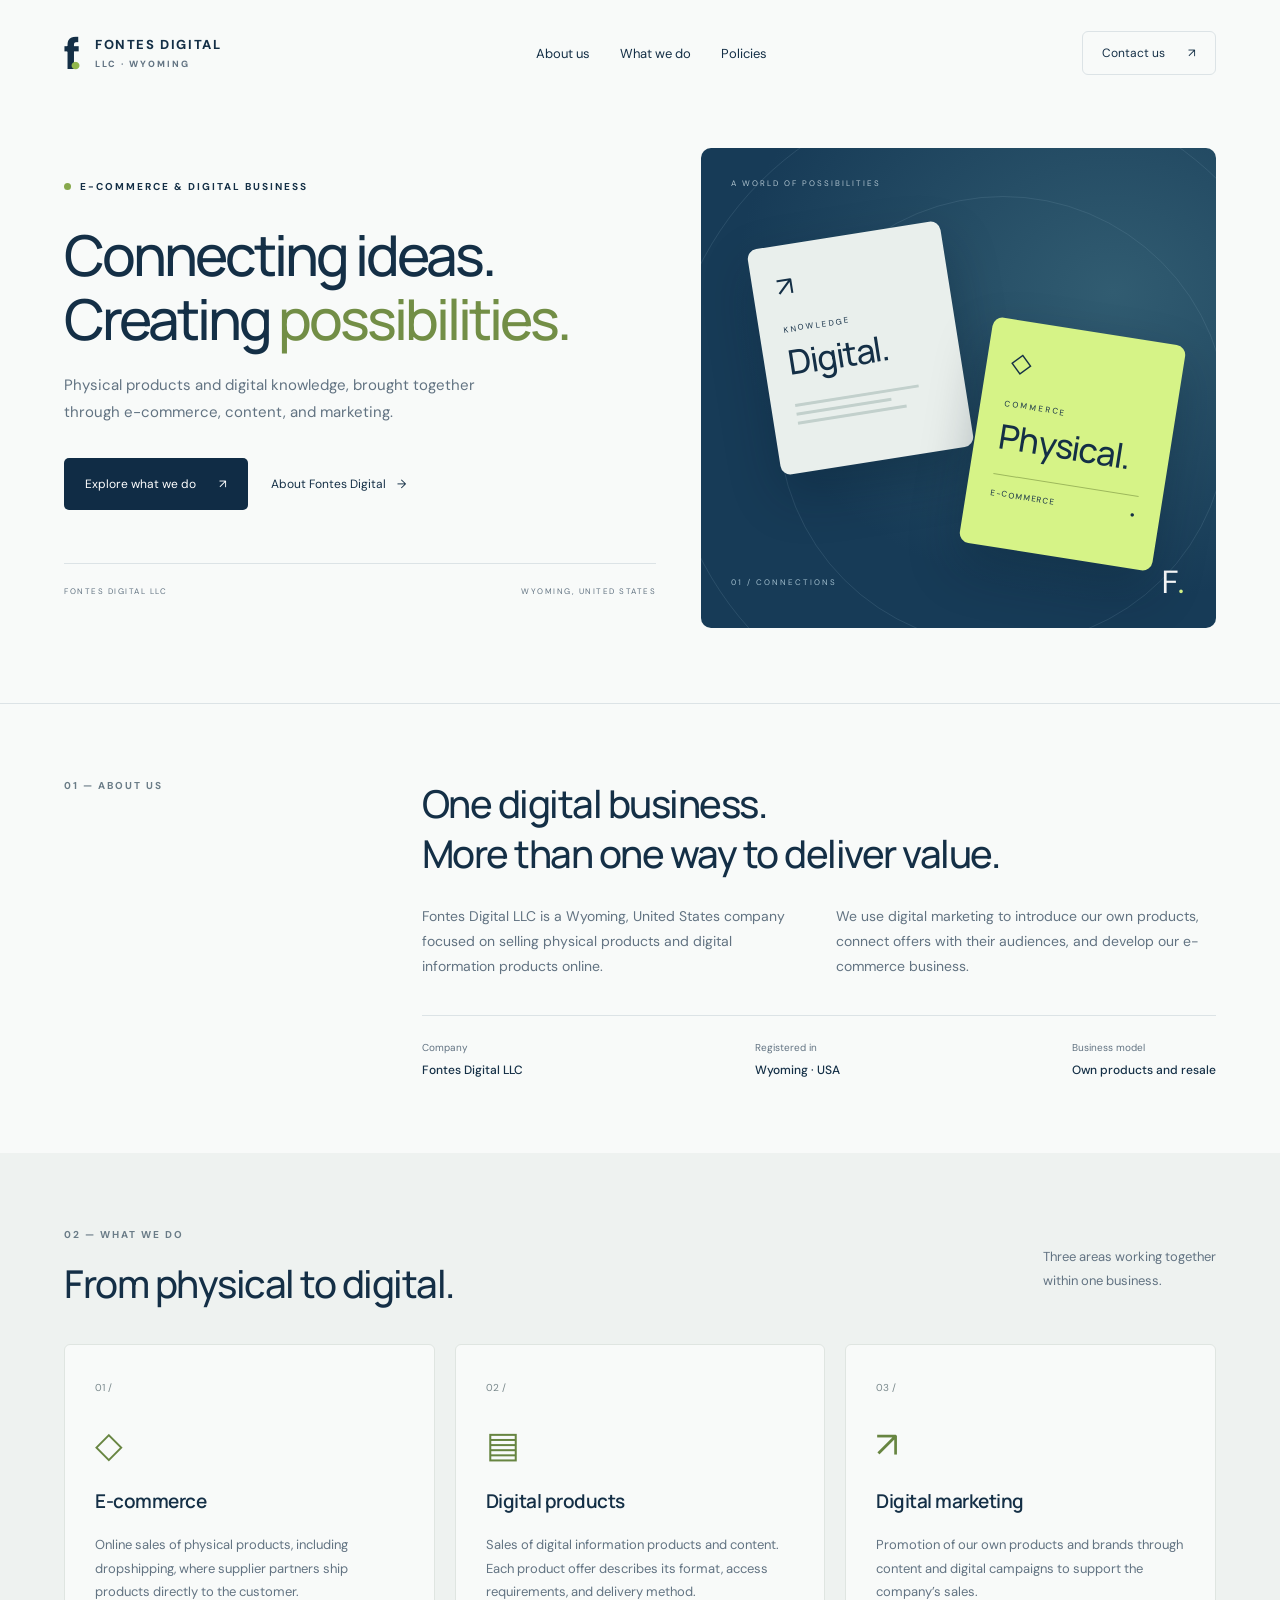
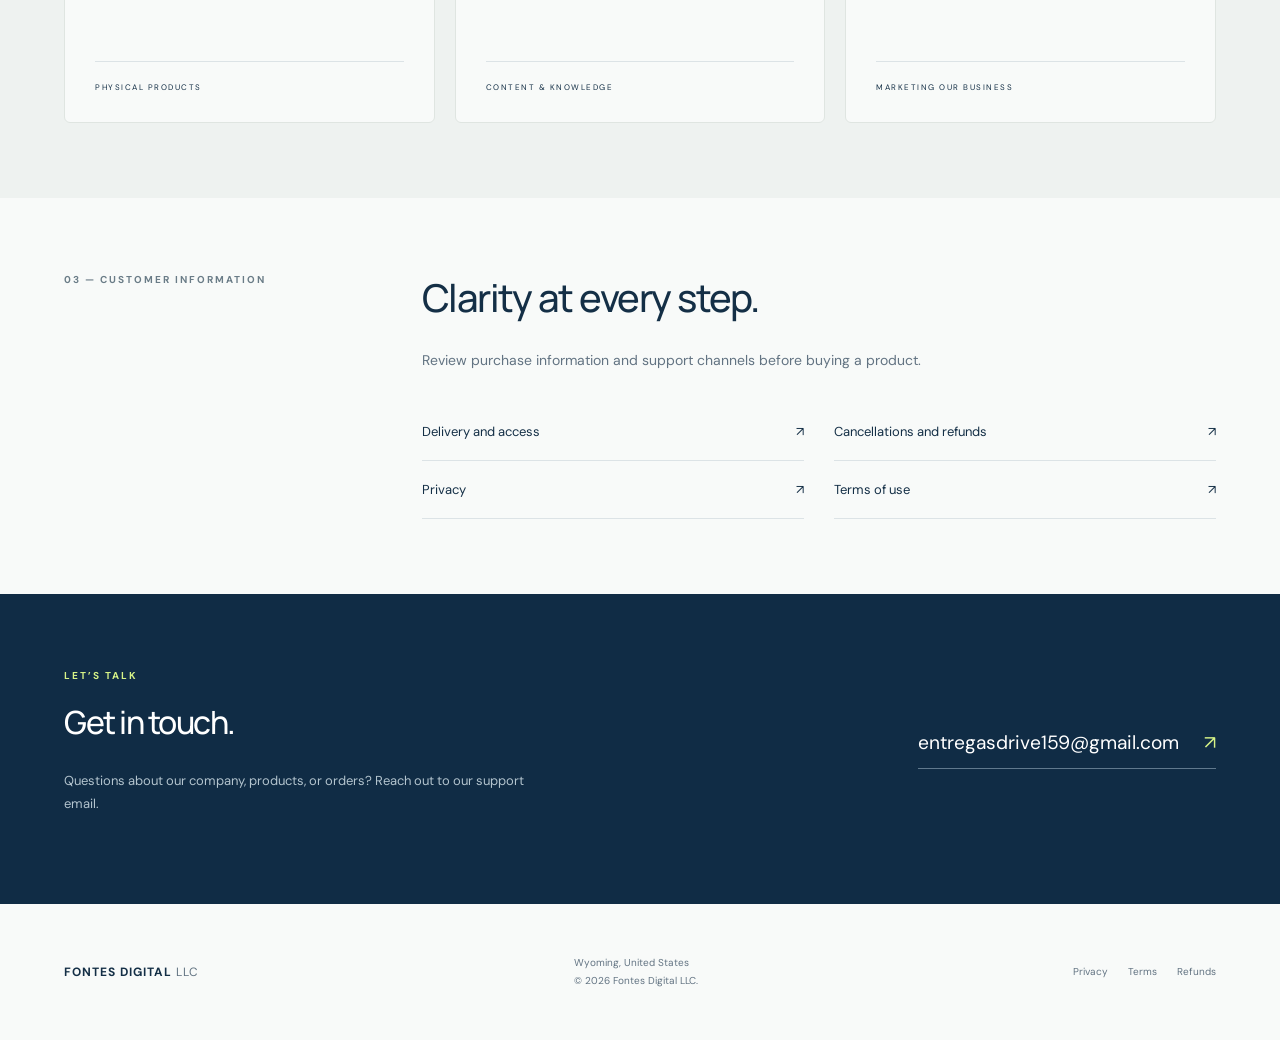
<file: index.html>
<!doctype html>
<html lang="en">
<head>
<meta charset="utf-8"><meta name="viewport" content="width=device-width,initial-scale=1">
<title>Fontes Digital LLC — E-commerce & Digital Products</title>
<meta name="description" content="Meet Fontes Digital LLC, a Wyoming company focused on e-commerce, physical and digital products, and marketing its own brands.">
<link rel="stylesheet" href="style.css">
</head>
<body>
<header><a class="brand" href="index.html" aria-label="Fontes Digital LLC — Home"><span class="monogram">f<span>.</span></span><span>FONTES DIGITAL<small>LLC · WYOMING</small></span></a><nav aria-label="Main navigation"><a href="#empresa">About us</a><a href="#atividades">What we do</a><a href="politicas.html">Policies</a></nav><a class="contact-link" href="mailto:entregasdrive159@gmail.com">Contact us <span>↗</span></a></header>
<main>
<section class="hero"><div class="hero-copy"><div class="eyebrow"><i></i> E-COMMERCE & DIGITAL BUSINESS</div><h1>Connecting ideas.<br>Creating <em>possibilities.</em></h1><p>Physical products and digital knowledge, brought together through e-commerce, content, and marketing.</p><div class="actions"><a class="button" href="#atividades">Explore what we do <span>↗</span></a><a class="text-link" href="#empresa">About Fontes Digital <span>→</span></a></div><div class="hero-foot"><span>FONTES DIGITAL LLC</span><span>WYOMING, UNITED STATES</span></div></div><div class="art" aria-label="Abstract illustration connecting physical and digital commerce" role="img"><div class="orbit orbit-one"></div><div class="orbit orbit-two"></div><div class="art-label">A WORLD OF POSSIBILITIES</div><div class="tile tile-digital"><span class="tile-icon">↗</span><small>KNOWLEDGE</small><strong>Digital.</strong><div class="lines"><b></b><b></b><b></b></div></div><div class="tile tile-physical"><span class="cube">◇</span><small>COMMERCE</small><strong>Physical.</strong><div class="mini-tag">E-COMMERCE <span>●</span></div></div><div class="art-bottom"><span>01 / CONNECTIONS</span><span>F<span class="lime">.</span></span></div></div></section>
<section id="empresa" class="about section"><div class="section-label">01 — ABOUT US</div><div><h2>One digital business.<br>More than one way to deliver value.</h2><div class="about-columns"><p>Fontes Digital LLC is a Wyoming, United States company focused on selling physical products and digital information products online.</p><p>We use digital marketing to introduce our own products, connect offers with their audiences, and develop our e-commerce business.</p></div><div class="fact-row"><span>Company<strong>Fontes Digital LLC</strong></span><span>Registered in<strong>Wyoming · USA</strong></span><span>Business model<strong>Own products and resale</strong></span></div></div></section>
<section id="atividades" class="services section"><div class="section-heading"><div><div class="section-label">02 — WHAT WE DO</div><h2>From physical to digital.</h2></div><p>Three areas working together<br>within one business.</p></div><div class="service-grid"><article><span class="service-number">01 /</span><div class="service-symbol">◇</div><h3>E-commerce</h3><p>Online sales of physical products, including dropshipping, where supplier partners ship products directly to the customer.</p><span class="service-tag">PHYSICAL PRODUCTS</span></article><article><span class="service-number">02 /</span><div class="service-symbol">▤</div><h3>Digital products</h3><p>Sales of digital information products and content. Each product offer describes its format, access requirements, and delivery method.</p><span class="service-tag">CONTENT & KNOWLEDGE</span></article><article><span class="service-number">03 /</span><div class="service-symbol">↗</div><h3>Digital marketing</h3><p>Promotion of our own products and brands through content and digital campaigns to support the company’s sales.</p><span class="service-tag">MARKETING OUR BUSINESS</span></article></div></section>
<section class="transparency section"><div class="section-label">03 — CUSTOMER INFORMATION</div><div><h2>Clarity at every step.</h2><p>Review purchase information and support channels before buying a product.</p><div class="policy-links"><a href="politicas.html#entrega">Delivery and access <span>↗</span></a><a href="politicas.html#reembolso">Cancellations and refunds <span>↗</span></a><a href="politicas.html#privacidade">Privacy <span>↗</span></a><a href="politicas.html#termos">Terms of use <span>↗</span></a></div></div></section>
<section id="contato" class="contact section"><div><div class="section-label">LET’S TALK</div><h2>Get in touch.</h2><p>Questions about our company, products, or orders? Reach out to our support email.</p></div><a href="mailto:entregasdrive159@gmail.com">entregasdrive159@gmail.com <span>↗</span></a></section>
</main><footer><a class="footer-brand" href="index.html">FONTES DIGITAL <span>LLC</span></a><p>Wyoming, United States<br>© <span id="year">2026</span> Fontes Digital LLC.</p><div><a href="politicas.html#privacidade">Privacy</a><a href="politicas.html#termos">Terms</a><a href="politicas.html#reembolso">Refunds</a></div></footer>
<script>document.getElementById('year').textContent=new Date().getFullYear();</script>
</body></html>
</file>
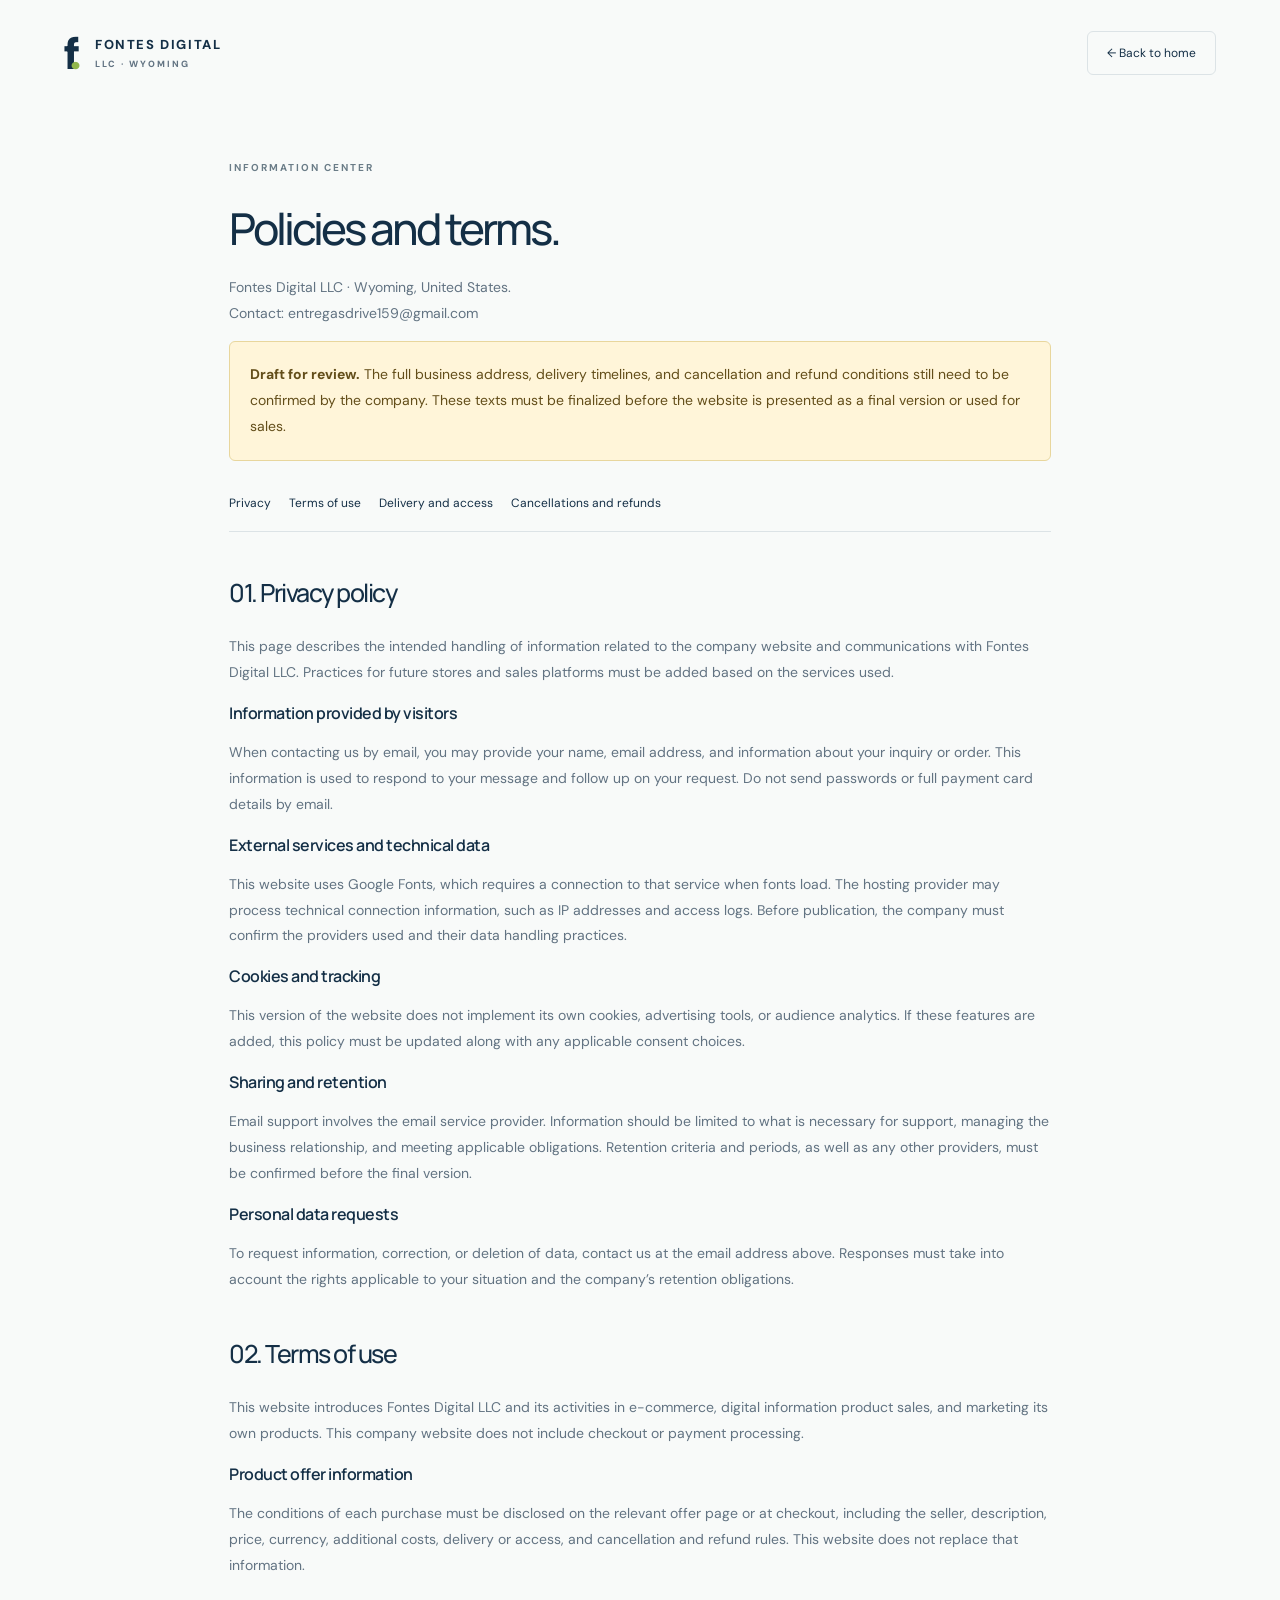
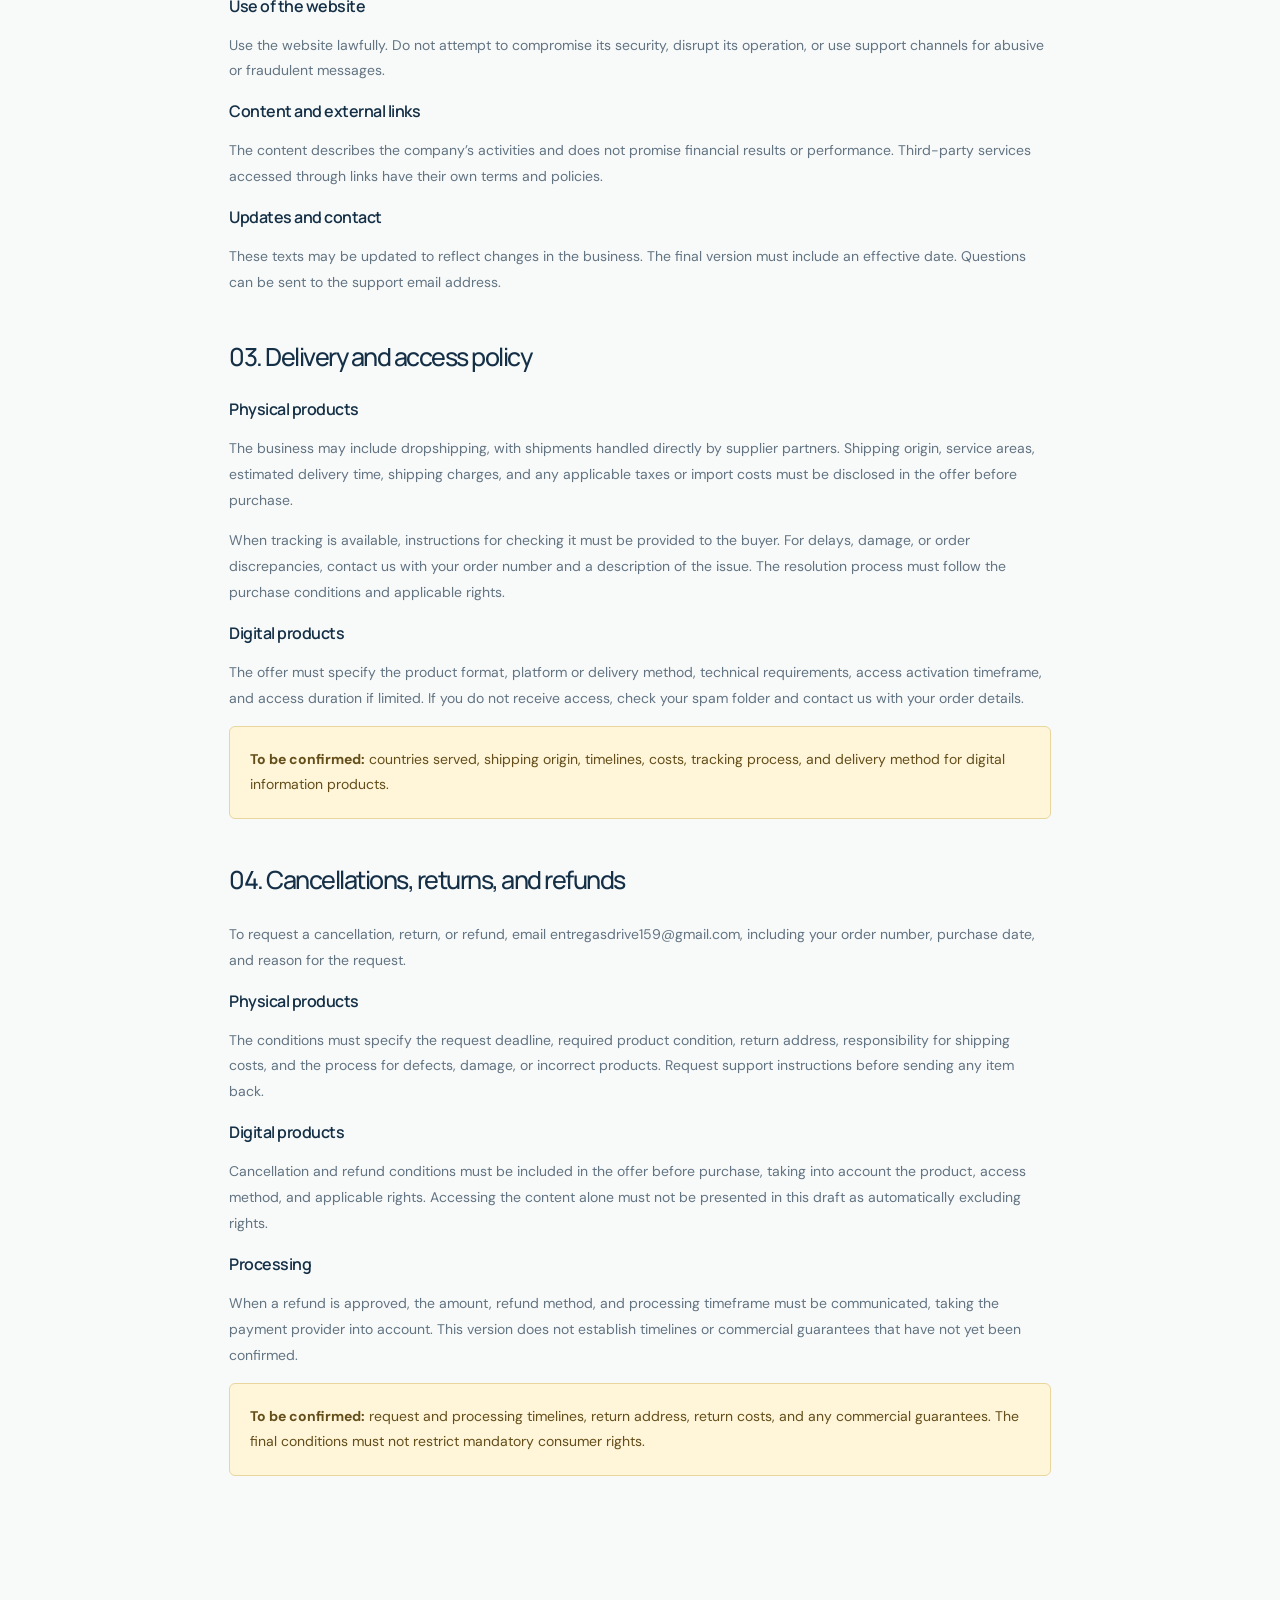
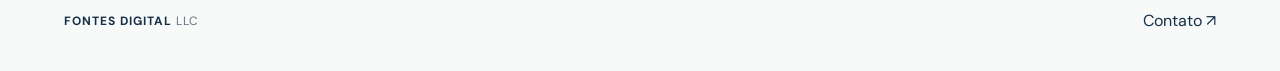
<file: politicas.html>
<!doctype html><html lang="en"><head><meta charset="utf-8"><meta name="viewport" content="width=device-width,initial-scale=1"><meta name="robots" content="noindex"><title>Policies and Terms — Fontes Digital LLC</title><link rel="stylesheet" href="style.css"></head><body><header><a class="brand" href="index.html"><span class="monogram">f<span>.</span></span><span>FONTES DIGITAL<small>LLC · WYOMING</small></span></a><a class="contact-link" href="index.html">← Back to home</a></header><main class="legal"><div class="section-label">INFORMATION CENTER</div><h1>Policies and terms.</h1><p>Fontes Digital LLC · Wyoming, United States.<br>Contact: <a href="mailto:entregasdrive159@gmail.com">entregasdrive159@gmail.com</a></p><p class="notice"><strong>Draft for review.</strong> The full business address, delivery timelines, and cancellation and refund conditions still need to be confirmed by the company. These texts must be finalized before the website is presented as a final version or used for sales.</p><nav class="legal-nav" aria-label="Policy navigation"><a href="#privacidade">Privacy</a><a href="#termos">Terms of use</a><a href="#entrega">Delivery and access</a><a href="#reembolso">Cancellations and refunds</a></nav>
<section id="privacidade"><h2>01. Privacy policy</h2><p>This page describes the intended handling of information related to the company website and communications with Fontes Digital LLC. Practices for future stores and sales platforms must be added based on the services used.</p><h3>Information provided by visitors</h3><p>When contacting us by email, you may provide your name, email address, and information about your inquiry or order. This information is used to respond to your message and follow up on your request. Do not send passwords or full payment card details by email.</p><h3>External services and technical data</h3><p>This website uses Google Fonts, which requires a connection to that service when fonts load. The hosting provider may process technical connection information, such as IP addresses and access logs. Before publication, the company must confirm the providers used and their data handling practices.</p><h3>Cookies and tracking</h3><p>This version of the website does not implement its own cookies, advertising tools, or audience analytics. If these features are added, this policy must be updated along with any applicable consent choices.</p><h3>Sharing and retention</h3><p>Email support involves the email service provider. Information should be limited to what is necessary for support, managing the business relationship, and meeting applicable obligations. Retention criteria and periods, as well as any other providers, must be confirmed before the final version.</p><h3>Personal data requests</h3><p>To request information, correction, or deletion of data, contact us at the email address above. Responses must take into account the rights applicable to your situation and the company’s retention obligations.</p></section>
<section id="termos"><h2>02. Terms of use</h2><p>This website introduces Fontes Digital LLC and its activities in e-commerce, digital information product sales, and marketing its own products. This company website does not include checkout or payment processing.</p><h3>Product offer information</h3><p>The conditions of each purchase must be disclosed on the relevant offer page or at checkout, including the seller, description, price, currency, additional costs, delivery or access, and cancellation and refund rules. This website does not replace that information.</p><h3>Use of the website</h3><p>Use the website lawfully. Do not attempt to compromise its security, disrupt its operation, or use support channels for abusive or fraudulent messages.</p><h3>Content and external links</h3><p>The content describes the company’s activities and does not promise financial results or performance. Third-party services accessed through links have their own terms and policies.</p><h3>Updates and contact</h3><p>These texts may be updated to reflect changes in the business. The final version must include an effective date. Questions can be sent to the support email address.</p></section>
<section id="entrega"><h2>03. Delivery and access policy</h2><h3>Physical products</h3><p>The business may include dropshipping, with shipments handled directly by supplier partners. Shipping origin, service areas, estimated delivery time, shipping charges, and any applicable taxes or import costs must be disclosed in the offer before purchase.</p><p>When tracking is available, instructions for checking it must be provided to the buyer. For delays, damage, or order discrepancies, contact us with your order number and a description of the issue. The resolution process must follow the purchase conditions and applicable rights.</p><h3>Digital products</h3><p>The offer must specify the product format, platform or delivery method, technical requirements, access activation timeframe, and access duration if limited. If you do not receive access, check your spam folder and contact us with your order details.</p><p class="notice"><strong>To be confirmed:</strong> countries served, shipping origin, timelines, costs, tracking process, and delivery method for digital information products.</p></section>
<section id="reembolso"><h2>04. Cancellations, returns, and refunds</h2><p>To request a cancellation, return, or refund, email <a href="mailto:entregasdrive159@gmail.com">entregasdrive159@gmail.com</a>, including your order number, purchase date, and reason for the request.</p><h3>Physical products</h3><p>The conditions must specify the request deadline, required product condition, return address, responsibility for shipping costs, and the process for defects, damage, or incorrect products. Request support instructions before sending any item back.</p><h3>Digital products</h3><p>Cancellation and refund conditions must be included in the offer before purchase, taking into account the product, access method, and applicable rights. Accessing the content alone must not be presented in this draft as automatically excluding rights.</p><h3>Processing</h3><p>When a refund is approved, the amount, refund method, and processing timeframe must be communicated, taking the payment provider into account. This version does not establish timelines or commercial guarantees that have not yet been confirmed.</p><p class="notice"><strong>To be confirmed:</strong> request and processing timelines, return address, return costs, and any commercial guarantees. The final conditions must not restrict mandatory consumer rights.</p></section></main><footer><a class="footer-brand" href="index.html">FONTES DIGITAL <span>LLC</span></a><a href="mailto:entregasdrive159@gmail.com">Contato ↗</a></footer></body></html>
</file>
<file: style.css>
@import url('https://fonts.googleapis.com/css2?family=DM+Sans:wght@400;500;600;700&family=Manrope:wght@400;500;600;700;800&display=swap');
:root{--navy:#102c45;--ink:#142f46;--muted:#627382;--lime:#d6f387;--paper:#f8faf9;--line:#dce3e6}*{box-sizing:border-box}html{scroll-behavior:smooth;scroll-padding-top:30px}body{margin:0;background:var(--paper);color:var(--ink);font-family:'DM Sans',sans-serif}a{color:inherit;text-decoration:none}a:focus-visible{outline:3px solid #71a500;outline-offset:6px}header{max-width:1440px;margin:auto;padding:30px 5%;display:flex;align-items:center;justify-content:space-between;gap:25px}.brand{display:flex;align-items:center;gap:12px;font-size:13px;font-weight:800;letter-spacing:1.6px}.brand small{display:block;font-size:9px;letter-spacing:2px;margin-top:5px;color:var(--muted)}.monogram{font-size:46px;line-height:1;letter-spacing:-8px;padding-right:10px}.monogram span{color:#91b64c}nav{display:flex;gap:30px;font-size:13px}nav a:hover,.text-link:hover{color:#6b8e30}.contact-link{border:1px solid var(--line);padding:13px 19px;border-radius:6px;font-size:12px}.contact-link span{margin-left:20px}.hero{max-width:1440px;margin:auto;padding:42px 5% 75px;display:grid;grid-template-columns:1.15fr 1fr;gap:45px;align-items:center}.eyebrow,.section-label{font-size:10px;font-weight:700;letter-spacing:2px}.eyebrow{display:flex;align-items:center;gap:9px}.eyebrow i{width:7px;height:7px;background:#87a84c;border-radius:50%}h1,h2,h3{font-family:Manrope,sans-serif}h1{font-size:clamp(38px,4.4vw,66px);font-weight:500;line-height:1.12;letter-spacing:-3px;margin:30px 0 22px}h1 em{font-style:normal;color:#728e46}p{line-height:1.8}.hero-copy>p{max-width:430px;font-size:15px;color:var(--muted)}.actions{display:flex;align-items:center;gap:23px;margin-top:32px;font-size:12px}.button{background:var(--navy);color:white;padding:18px 21px;border-radius:5px}.button span{margin-left:20px}.text-link span{margin-left:8px}.hero-foot{border-top:1px solid var(--line);padding-top:22px;margin-top:53px;display:flex;justify-content:space-between;font-size:8px;letter-spacing:1.5px;color:var(--muted)}.art{min-height:480px;background:#173b57;border-radius:10px;position:relative;overflow:hidden;background-image:radial-gradient(ellipse at 80% 30%,#315c71,transparent 65%)}.art-label{position:absolute;top:30px;left:30px;color:#afc3ce;letter-spacing:2px;font-size:8px}.orbit{border:1px solid #799dad33;border-radius:50%;position:absolute;width:450px;height:450px;left:15%;top:10%}.orbit-two{width:650px;height:650px;left:-7%;top:-13%}.tile{width:195px;height:228px;padding:24px;position:absolute;border-radius:10px;box-shadow:0 22px 50px #00162644}.tile small{font-size:8px;letter-spacing:2px;display:block;margin-top:20px}.tile strong{font-family:Manrope,sans-serif;font-size:34px;font-weight:500;letter-spacing:-1px;display:block;margin-top:5px}.tile-digital{left:12%;top:18%;background:#e9efec;transform:rotate(-9deg);z-index:2}.tile-physical{right:9%;top:38%;background:var(--lime);transform:rotate(9deg);z-index:3}.tile-icon,.cube{font-size:27px}.lines{margin-top:19px}.lines b{display:block;height:3px;background:#c2d0cc;margin-top:6px;width:85%}.lines b:nth-child(2){width:65%}.lines b:last-child{width:75%}.mini-tag{border-top:1px solid #9eb95c;padding-top:13px;margin-top:15px;font-size:8px;letter-spacing:1px;display:flex;justify-content:space-between}.art-bottom{position:absolute;bottom:25px;left:30px;right:30px;color:#a0bdcc;display:flex;justify-content:space-between;align-items:center;font-size:8px;letter-spacing:2px}.art-bottom>span:last-child{font-size:32px;color:white}.lime{color:var(--lime)}.section{padding:75px 5%;max-width:1440px;margin:auto}.about,.transparency{display:grid;grid-template-columns:1fr 2.5fr;gap:40px;border-top:1px solid var(--line)}.section-label{color:#6a7c87}h2{font-size:clamp(28px,3vw,40px);line-height:1.3;letter-spacing:-1.5px;font-weight:500;margin:0 0 25px}.about-columns{display:grid;grid-template-columns:1fr 1fr;gap:35px}.about-columns p{font-size:14px;color:var(--muted);margin-top:0}.fact-row{display:flex;justify-content:space-between;border-top:1px solid var(--line);padding-top:25px;margin-top:22px;gap:20px}.fact-row span{font-size:10px;color:var(--muted)}.fact-row strong{font-weight:500;display:block;color:var(--ink);font-size:12px;margin-top:8px}.services{background:#eef2f0;max-width:none}.section-heading,.service-grid{max-width:1296px;margin:auto}.section-heading{display:flex;justify-content:space-between;align-items:center;margin-bottom:35px}.section-heading .section-label{margin-bottom:18px}.section-heading h2{margin:0}.section-heading p{font-size:13px;color:var(--muted)}.service-grid{display:grid;grid-template-columns:repeat(3,1fr);gap:20px}.service-grid article{padding:30px;background:var(--paper);border:1px solid #dfe5e1;border-radius:6px}.service-number{font-size:10px;color:#78878b}.service-symbol{font-size:36px;margin:25px 0 20px;color:#678541}h3{font-size:19px;font-weight:600;letter-spacing:-.5px}.service-grid p{font-size:13px;color:var(--muted);min-height:115px}.service-tag{display:block;border-top:1px solid var(--line);padding-top:20px;font-size:8px;letter-spacing:1.5px}.transparency{border:0}.transparency p{font-size:14px;color:var(--muted);max-width:540px}.policy-links{display:grid;grid-template-columns:1fr 1fr;gap:0 30px;margin-top:30px}.policy-links a{border-bottom:1px solid var(--line);padding:20px 0;font-size:13px;display:flex;justify-content:space-between}.contact{max-width:none;background:var(--navy);color:#fff;display:flex;justify-content:space-between;align-items:center;gap:35px}.contact .section-label{color:var(--lime);margin-bottom:20px}.contact h2{font-size:32px}.contact p{color:#b3c4ce;max-width:470px;font-size:13px}.contact>a{font-size:clamp(13px,1.5vw,21px);border-bottom:1px solid #60798d;padding-bottom:13px;white-space:nowrap}.contact>a span{margin-left:20px;color:var(--lime)}footer{max-width:1440px;margin:auto;padding:40px 5%;display:flex;align-items:center;justify-content:space-between;gap:25px}.footer-brand{font-weight:700;letter-spacing:1px;font-size:12px}.footer-brand span{font-weight:400;color:var(--muted)}footer p{font-size:10px;color:var(--muted)}footer>div{display:flex;gap:20px;font-size:10px;color:var(--muted)}.legal{max-width:950px;padding:55px 5% 80px;margin:auto}.legal h1{font-size:44px}.legal h2{font-size:25px;margin-top:45px}.legal h3{font-size:16px}.legal p,.legal li{font-size:14px;color:var(--muted);line-height:1.85}.notice{background:#fff5d9;border:1px solid #e8d69d;padding:20px;border-radius:6px;color:#634e1a!important}.legal-nav{display:flex;flex-wrap:wrap;gap:18px;font-size:12px;border-bottom:1px solid var(--line);padding:20px 0}.legal section{scroll-margin-top:30px}
@media(min-width:1500px){.services,.contact{padding-left:max(5%,calc((100vw - 1296px)/2));padding-right:max(5%,calc((100vw - 1296px)/2))}}@media(max-width:900px){header nav{gap:15px}.hero{gap:25px}.art{min-height:420px}.tile{width:160px;height:205px;padding:20px}.tile-digital{left:6%}.tile-physical{right:5%;top:43%}.actions{flex-wrap:wrap}.about,.transparency{grid-template-columns:1fr}.service-grid article{padding:22px}.service-grid p{min-height:165px}.contact{flex-direction:column;align-items:flex-start}.hero-foot{font-size:7px;gap:10px}}@media(max-width:640px){header{padding:22px 6%;flex-wrap:wrap}.brand{font-size:11px}.contact-link{padding:11px}.contact-link span{margin-left:6px}header nav{order:3;width:100%;justify-content:space-between;font-size:12px;padding-top:15px;border-top:1px solid var(--line)}.hero{grid-template-columns:1fr;padding:30px 6% 45px}.hero h1{font-size:42px;letter-spacing:-2px}.hero-foot{margin-top:30px}.art{min-height:390px;margin-top:12px}.tile{width:175px;height:210px}.tile-digital{left:12%;top:14%}.tile-physical{right:10%;top:38%}.section{padding:50px 6%}.about-columns{grid-template-columns:1fr;gap:0}.fact-row{flex-wrap:wrap;gap:23px}.section-heading{align-items:flex-start;flex-direction:column}.section-heading p br{display:none}.service-grid{grid-template-columns:1fr}.service-grid p{min-height:0}.service-symbol{margin:20px 0}.policy-links{grid-template-columns:1fr}.contact h2{font-size:29px}.contact>a{font-size:14px}footer{padding:30px 6%;flex-wrap:wrap}footer>div{width:100%}.legal h1{font-size:34px}}@media(prefers-reduced-motion:reduce){html{scroll-behavior:auto}}
</file>
